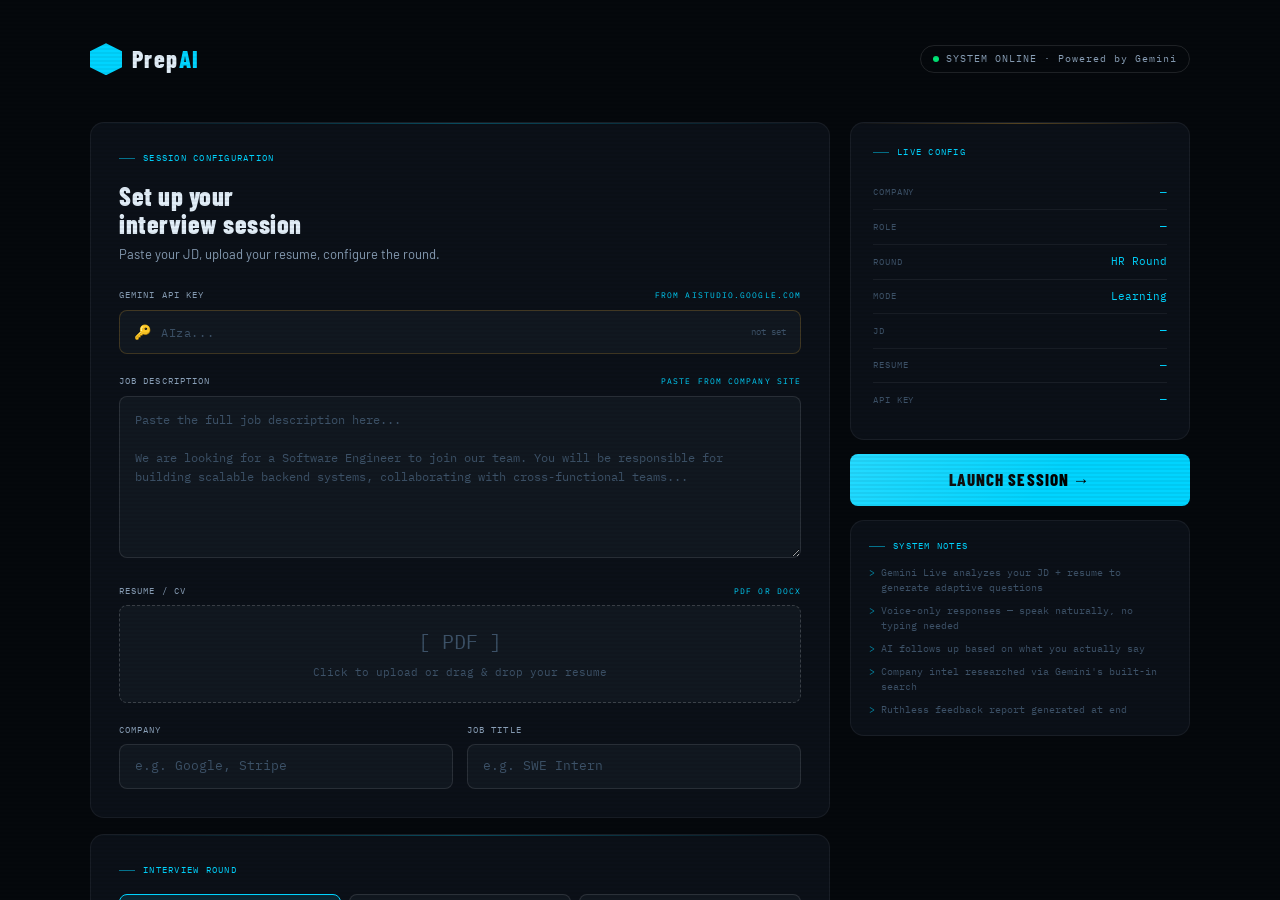
<file: prepai_v3.html>
<!DOCTYPE html>
<html lang="en">
<head>
<meta charset="UTF-8">
<meta name="viewport" content="width=device-width, initial-scale=1.0">
<title>PrepAI — Interview Simulator</title>
<link href="https://fonts.googleapis.com/css2?family=IBM+Plex+Mono:wght@300;400;500;600&family=Barlow:wght@300;400;500;600;700;800&family=Barlow+Condensed:wght@400;600;700;800&display=swap" rel="stylesheet">
<style>
*, *::before, *::after { box-sizing: border-box; margin: 0; padding: 0; }

:root {
  --bg:        #05080c;
  --bg2:       #0b1018;
  --bg3:       #111820;
  --bg4:       #192030;
  --bg5:       #1e2838;
  --line:      rgba(255,255,255,0.06);
  --line2:     rgba(255,255,255,0.11);
  --line3:     rgba(255,255,255,0.18);
  --cyan:      #00d4ff;
  --cyan-dim:  rgba(0,212,255,0.12);
  --cyan-glow: rgba(0,212,255,0.06);
  --amber:     #ffb830;
  --amber-dim: rgba(255,184,48,0.12);
  --green:     #00e676;
  --green-dim: rgba(0,230,118,0.10);
  --red:       #ff4444;
  --red-dim:   rgba(255,68,68,0.12);
  --text:      #e2eef8;
  --text2:     #8aa0b8;
  --text3:     #3d5268;
  --mono:      'IBM Plex Mono', monospace;
  --sans:      'Barlow', sans-serif;
  --cond:      'Barlow Condensed', sans-serif;
  --r:         8px;
  --r2:        14px;
}

html, body { width:100%; height:100%; overflow:hidden; }
body {
  background: var(--bg);
  color: var(--text);
  font-family: var(--sans);
  font-size: 15px;
  line-height: 1.6;
}

/* scanline */
body::after {
  content:''; position:fixed; inset:0;
  background: repeating-linear-gradient(0deg,transparent,transparent 2px,rgba(0,0,0,0.05) 2px,rgba(0,0,0,0.05) 4px);
  pointer-events:none; z-index:9999;
}
/* dot grid */
body::before {
  content:''; position:fixed; inset:0;
  background-image: radial-gradient(circle, rgba(0,212,255,0.05) 1px, transparent 1px);
  background-size: 28px 28px;
  pointer-events:none; z-index:0;
}

/* ══ SCREENS ══ */
.screen { display:none; position:fixed; inset:0; z-index:10; overflow-y:auto; overflow-x:hidden; }
.screen.active { display:flex; }

/* ══════════════════════════════════════
   SCREEN 1 — SETUP
══════════════════════════════════════ */
#s-setup {
  flex-direction:column; align-items:center;
  padding:40px 20px 80px; background:var(--bg);
}

.topbar { width:100%; max-width:1100px; display:flex; align-items:center; justify-content:space-between; margin-bottom:44px; }

.logo { display:flex; align-items:center; gap:10px; }
.logo-glyph {
  width:32px; height:32px; background:var(--cyan);
  clip-path:polygon(50% 0%,100% 25%,100% 75%,50% 100%,0% 75%,0% 25%);
  animation:hexpulse 3s ease-in-out infinite;
}
@keyframes hexpulse { 0%,100%{opacity:1;} 50%{opacity:0.5;} }

.logo-name { font-family:var(--cond); font-size:24px; font-weight:800; letter-spacing:0.06em; color:var(--text); }
.logo-name em { color:var(--cyan); font-style:normal; }

.sys-tag {
  font-family:var(--mono); font-size:10px; color:var(--text2);
  letter-spacing:0.1em; border:1px solid var(--line2); padding:5px 12px; border-radius:20px;
  display:flex; align-items:center; gap:7px;
}

.setup-grid { width:100%; max-width:1100px; display:grid; grid-template-columns:1fr 340px; gap:20px; align-items:start; }

.panel {
  background:var(--bg2); border:1px solid var(--line); border-radius:var(--r2);
  padding:28px; position:relative; overflow:hidden;
}
.panel::before {
  content:''; position:absolute; top:0; left:0; right:0; height:1px;
  background:linear-gradient(90deg,transparent,var(--cyan),transparent); opacity:0.3;
}

.panel-label {
  font-family:var(--mono); font-size:9px; letter-spacing:0.14em; text-transform:uppercase;
  color:var(--cyan); margin-bottom:16px; display:flex; align-items:center; gap:8px;
}
.panel-label::before { content:''; width:16px; height:1px; background:var(--cyan); opacity:0.5; }

.panel-title { font-family:var(--cond); font-size:26px; font-weight:800; letter-spacing:0.02em; color:var(--text); margin-bottom:6px; line-height:1.1; }
.panel-sub { font-size:13px; color:var(--text2); margin-bottom:24px; line-height:1.5; }

.field { margin-bottom:20px; }
.field-lbl {
  font-family:var(--mono); font-size:9px; letter-spacing:0.12em; text-transform:uppercase;
  color:var(--text2); margin-bottom:7px; display:flex; align-items:center; justify-content:space-between;
}
.field-lbl span { color:var(--cyan); font-size:8px; }

textarea.field-input, input.field-input {
  width:100%; background:var(--bg3); border:1px solid var(--line2); border-radius:var(--r);
  padding:13px 15px; color:var(--text); font-family:var(--mono); font-size:12px; line-height:1.6;
  outline:none; transition:border-color 0.2s, box-shadow 0.2s;
}
textarea.field-input { resize:vertical; min-height:130px; }
textarea.field-input:focus, input.field-input:focus { border-color:var(--cyan); box-shadow:0 0 0 3px var(--cyan-dim); }
textarea.field-input::placeholder, input.field-input::placeholder { color:var(--text3); }
input.field-input { padding:11px 15px; font-size:13px; }

/* API key row */
.apikey-row {
  display:flex; align-items:center; gap:10px; background:var(--bg3);
  border:1px solid rgba(255,184,48,0.2); border-radius:var(--r); padding:10px 14px; margin-bottom:20px;
}
.apikey-icon { font-size:14px; }
.apikey-input {
  flex:1; background:transparent; border:none; outline:none;
  color:var(--amber); font-family:var(--mono); font-size:12px; letter-spacing:0.05em;
}
.apikey-input::placeholder { color:var(--text3); }
.apikey-status { font-family:var(--mono); font-size:9px; color:var(--text3); white-space:nowrap; }
.apikey-status.ok { color:var(--green); }

.file-drop {
  border:1px dashed var(--line3); border-radius:var(--r); padding:20px; text-align:center;
  cursor:pointer; transition:all 0.2s; background:var(--bg3); position:relative;
}
.file-drop:hover { border-color:var(--cyan); background:var(--cyan-glow); }
.file-drop.uploaded { border-color:var(--green); border-style:solid; }
.file-drop input[type=file] { position:absolute; inset:0; opacity:0; cursor:pointer; width:100%; height:100%; }
.file-drop-icon { font-family:var(--mono); font-size:20px; color:var(--text3); margin-bottom:6px; }
.file-drop.uploaded .file-drop-icon { color:var(--green); }
.file-drop-text { font-family:var(--mono); font-size:11px; color:var(--text3); }
.file-drop.uploaded .file-drop-text { color:var(--green); }

.tworow { display:grid; grid-template-columns:1fr 1fr; gap:14px; }
.divider { height:1px; background:var(--line); margin:22px 0; }

.round-tabs { display:flex; gap:8px; flex-wrap:wrap; }
.rtab {
  flex:1; min-width:120px; border:1px solid var(--line2); border-radius:var(--r);
  padding:13px 14px; cursor:pointer; background:var(--bg3); transition:all 0.2s; text-align:left;
}
.rtab:hover { border-color:var(--line3); }
.rtab.active { border-color:var(--cyan); background:var(--cyan-dim); }
.rtab-tag { font-family:var(--mono); font-size:8px; letter-spacing:0.12em; text-transform:uppercase; color:var(--text3); margin-bottom:6px; }
.rtab.active .rtab-tag { color:var(--cyan); }
.rtab-name { font-family:var(--cond); font-size:15px; font-weight:700; color:var(--text); margin-bottom:2px; }
.rtab-desc { font-size:11px; color:var(--text3); line-height:1.4; }

.mode-grid { display:grid; grid-template-columns:1fr 1fr; gap:10px; }
.mcard { border:1px solid var(--line2); border-radius:var(--r); padding:16px; cursor:pointer; background:var(--bg3); transition:all 0.2s; }
.mcard:hover { border-color:var(--line3); }
.mcard.active { border-color:var(--amber); background:var(--amber-dim); }
.mcard-name { font-family:var(--cond); font-weight:700; font-size:14px; color:var(--text); margin-bottom:4px; }
.mcard.active .mcard-name { color:var(--amber); }
.mcard-desc { font-size:11px; color:var(--text3); line-height:1.45; }

.side-panel { display:flex; flex-direction:column; gap:14px; }
.config-display {
  background:var(--bg2); border:1px solid var(--line); border-radius:var(--r2); padding:22px;
  position:relative; overflow:hidden;
}
.config-display::before {
  content:''; position:absolute; top:0; left:0; right:0; height:1px;
  background:linear-gradient(90deg,transparent,var(--amber),transparent); opacity:0.3;
}
.config-row { display:flex; justify-content:space-between; align-items:center; padding:8px 0; border-bottom:1px solid var(--line); }
.config-row:last-child { border-bottom:none; }
.config-key { font-family:var(--mono); font-size:9px; color:var(--text3); text-transform:uppercase; letter-spacing:0.1em; }
.config-val { font-family:var(--mono); font-size:11px; color:var(--cyan); }

.status-dot { display:inline-block; width:6px; height:6px; border-radius:50%; background:var(--green); animation:blink 2s infinite; }
@keyframes blink { 0%,100%{opacity:1;} 50%{opacity:0.3;} }

.btn-launch {
  width:100%; background:var(--cyan); color:#000; border:none; border-radius:var(--r);
  padding:15px 20px; font-family:var(--cond); font-size:17px; font-weight:800; letter-spacing:0.06em;
  cursor:pointer; transition:all 0.2s; text-transform:uppercase; position:relative; overflow:hidden;
}
.btn-launch::after { content:''; position:absolute; inset:0; background:linear-gradient(135deg,rgba(255,255,255,0.15) 0%,transparent 60%); pointer-events:none; }
.btn-launch:hover { transform:translateY(-1px); box-shadow:0 6px 24px rgba(0,212,255,0.35); }
.btn-launch:active { transform:translateY(0); }
.btn-launch:disabled { opacity:0.3; cursor:not-allowed; transform:none; box-shadow:none; }

.hint-box { background:var(--bg2); border:1px solid var(--line); border-radius:var(--r2); padding:18px; }
.hint-list { list-style:none; display:flex; flex-direction:column; gap:8px; }
.hint-list li { font-family:var(--mono); font-size:10px; color:var(--text3); padding-left:12px; position:relative; line-height:1.5; }
.hint-list li::before { content:'>'; position:absolute; left:0; color:var(--cyan); opacity:0.6; }

/* ══════════════════════════════════════
   SCREEN 2 — LOBBY
══════════════════════════════════════ */
#s-lobby {
  flex-direction:column; align-items:center; justify-content:center;
  background:var(--bg); padding:20px; gap:0;
}
.lobby-wrap { width:100%; max-width:880px; display:grid; grid-template-columns:1fr 320px; gap:20px; align-items:center; }

.lobby-preview {
  background:var(--bg2); border:1px solid var(--line); border-radius:var(--r2);
  aspect-ratio:16/9; position:relative; overflow:hidden; display:flex; align-items:center; justify-content:center;
}
#lobby-video { width:100%; height:100%; object-fit:cover; transform:scaleX(-1); display:none; }
.lobby-video-off { display:flex; flex-direction:column; align-items:center; gap:10px; }
.lobby-avatar-ring {
  width:72px; height:72px; border-radius:50%; background:var(--bg3); border:2px solid var(--line3);
  display:flex; align-items:center; justify-content:center;
  font-family:var(--cond); font-size:28px; font-weight:700; color:var(--text2);
}
.lobby-video-off p { font-family:var(--mono); font-size:11px; color:var(--text3); }

.mic-level-wrap { position:absolute; bottom:14px; left:14px; display:flex; align-items:flex-end; gap:3px; height:22px; }
.mic-bar { width:4px; background:var(--cyan); border-radius:2px; transition:height 0.1s; min-height:4px; }

.lobby-name-tag {
  position:absolute; bottom:14px; right:14px; background:rgba(0,0,0,0.6);
  border:1px solid var(--line2); border-radius:6px; padding:4px 10px;
  font-family:var(--mono); font-size:10px; color:var(--text2);
}
.lobby-ctrl-row {
  position:absolute; bottom:-1px; left:0; right:0;
  background:linear-gradient(transparent,rgba(5,8,12,0.9));
  padding:16px; display:flex; justify-content:center; gap:10px;
}
.ctrl-btn {
  width:42px; height:42px; border-radius:50%; border:1px solid var(--line3); background:var(--bg3);
  cursor:pointer; display:flex; align-items:center; justify-content:center; transition:all 0.2s; color:var(--text2);
}
.ctrl-btn:hover { background:var(--bg4); color:var(--text); }
.ctrl-btn.off { background:var(--red-dim); border-color:var(--red); color:var(--red); }
.ctrl-btn svg { width:18px; height:18px; }

.lobby-side { display:flex; flex-direction:column; gap:16px; }
.lobby-heading { font-family:var(--cond); font-size:28px; font-weight:800; line-height:1.1; color:var(--text); }
.lobby-heading em { color:var(--cyan); font-style:normal; }
.lobby-meta { font-family:var(--mono); font-size:10px; color:var(--text3); line-height:1.8; }
.lobby-meta strong { color:var(--text2); font-weight:400; }

.device-row { display:flex; flex-direction:column; gap:8px; }
.device-item { display:flex; align-items:center; gap:10px; background:var(--bg3); border:1px solid var(--line); border-radius:var(--r); padding:10px 14px; }
.device-icon { color:var(--text3); width:16px; height:16px; }
.device-label { font-family:var(--mono); font-size:10px; color:var(--text2); flex:1; }
.device-status { width:7px; height:7px; border-radius:50%; background:var(--text3); }
.device-status.ok { background:var(--green); }
.device-status.err { background:var(--red); }

.video-q-box { background:var(--bg2); border:1px solid var(--line); border-radius:var(--r2); padding:18px; }
.video-q-label { font-family:var(--mono); font-size:9px; letter-spacing:0.12em; text-transform:uppercase; color:var(--text3); margin-bottom:10px; }
.video-q-options { display:grid; grid-template-columns:1fr 1fr; gap:8px; }
.vq-opt {
  border:1px solid var(--line2); border-radius:var(--r); padding:12px; cursor:pointer;
  background:var(--bg3); text-align:center; transition:all 0.2s; font-family:var(--mono); font-size:11px; color:var(--text2);
}
.vq-opt:hover { border-color:var(--line3); color:var(--text); }
.vq-opt.sel { border-color:var(--cyan); background:var(--cyan-dim); color:var(--cyan); }
.vq-opt .vq-icon { font-size:18px; display:block; margin-bottom:5px; }

.btn-join {
  width:100%; background:var(--cyan); color:#000; border:none; border-radius:var(--r);
  padding:14px; font-family:var(--cond); font-size:16px; font-weight:800; letter-spacing:0.06em;
  text-transform:uppercase; cursor:pointer; transition:all 0.2s;
}
.btn-join:hover { box-shadow:0 4px 20px rgba(0,212,255,0.3); transform:translateY(-1px); }
.btn-back {
  width:100%; background:transparent; color:var(--text3); border:1px solid var(--line); border-radius:var(--r);
  padding:10px; font-family:var(--mono); font-size:11px; cursor:pointer; transition:all 0.2s; text-align:center;
}
.btn-back:hover { color:var(--text2); border-color:var(--line2); }

/* ══════════════════════════════════════
   SCREEN 3 — INTERVIEW (ZOOM DARK ROOM)
══════════════════════════════════════ */
#s-interview { flex-direction:row; background:var(--bg); height:100vh; }

/* left sidebar */
.iv-side {
  width:220px; min-width:220px; background:var(--bg2); border-right:1px solid var(--line);
  display:flex; flex-direction:column; overflow:hidden;
}
.iv-side-top { padding:16px 14px 12px; border-bottom:1px solid var(--line); }
.iv-logo-sm { font-family:var(--cond); font-size:15px; font-weight:800; letter-spacing:0.05em; color:var(--cyan); margin-bottom:10px; }
.iv-session-info { font-family:var(--mono); font-size:9px; color:var(--text3); line-height:1.9; }
.iv-session-info b { color:var(--text2); font-weight:400; }

.iv-progress-block { padding:12px 14px; border-bottom:1px solid var(--line); }
.iv-prog-label { font-family:var(--mono); font-size:8px; letter-spacing:0.12em; text-transform:uppercase; color:var(--text3); margin-bottom:8px; display:flex; justify-content:space-between; }
.iv-prog-label span { color:var(--cyan); }
.pbar { height:2px; background:var(--bg4); border-radius:1px; overflow:hidden; }
.pbar-fill { height:100%; background:var(--cyan); border-radius:1px; transition:width 0.5s ease; box-shadow:0 0 8px var(--cyan); }

.iv-q-list { flex:1; overflow-y:auto; padding:10px 6px; }
.iv-q-list::-webkit-scrollbar { width:3px; }
.iv-q-list::-webkit-scrollbar-thumb { background:var(--bg4); }

.qitem { display:flex; align-items:flex-start; gap:8px; padding:7px 8px; border-radius:6px; cursor:pointer; transition:background 0.15s; }
.qitem:hover { background:var(--bg3); }
.qitem.current { background:var(--bg4); }
.qitem-num { font-family:var(--mono); font-size:9px; color:var(--text3); min-width:18px; padding-top:1px; }
.qitem.current .qitem-num { color:var(--cyan); }
.qitem-text { font-size:11px; color:var(--text3); line-height:1.4; flex:1; }
.qitem.current .qitem-text { color:var(--text2); }
.qitem-dot { width:6px; height:6px; border-radius:50%; background:var(--text3); margin-top:3px; flex-shrink:0; }
.qitem-dot.good { background:var(--green); box-shadow:0 0 5px var(--green); }
.qitem-dot.ok   { background:var(--amber); box-shadow:0 0 5px var(--amber); }
.qitem-dot.bad  { background:var(--red); }
.qitem-dot.live { background:var(--cyan); box-shadow:0 0 5px var(--cyan); animation:blink 1s infinite; }

.iv-side-bottom { padding:12px 14px; border-top:1px solid var(--line); }
.iv-timer-display { font-family:var(--mono); font-size:22px; letter-spacing:0.05em; color:var(--text); text-align:center; margin-bottom:8px; }
.iv-timer-display.warn { color:var(--red); }
.iv-end-btn {
  width:100%; background:var(--red-dim); border:1px solid rgba(255,68,68,0.3); border-radius:var(--r);
  padding:8px; font-family:var(--mono); font-size:10px; color:var(--red); cursor:pointer; transition:all 0.2s;
  letter-spacing:0.08em; text-transform:uppercase;
}
.iv-end-btn:hover { background:rgba(255,68,68,0.2); }

/* MAIN INTERVIEW AREA */
.iv-main { flex:1; display:flex; flex-direction:column; overflow:hidden; position:relative; background:#060a10; }

/* top bar */
.iv-topbar {
  height:50px; border-bottom:1px solid var(--line); display:flex; align-items:center;
  justify-content:space-between; padding:0 20px; background:rgba(6,10,16,0.95); flex-shrink:0;
  backdrop-filter:blur(10px);
}
.iv-round-tag { font-family:var(--mono); font-size:9px; letter-spacing:0.12em; text-transform:uppercase; border:1px solid var(--cyan); color:var(--cyan); padding:3px 10px; border-radius:20px; }
.iv-mode-tag  { font-family:var(--mono); font-size:9px; letter-spacing:0.1em; text-transform:uppercase; border:1px solid var(--amber); color:var(--amber); padding:3px 10px; border-radius:20px; }
.live-indicator { display:flex; align-items:center; gap:6px; font-family:var(--mono); font-size:9px; color:var(--red); letter-spacing:0.12em; }
.live-dot { width:6px; height:6px; border-radius:50%; background:var(--red); animation:blink 1s infinite; }

/* ─── ZOOM DARK ROOM CENTER ─── */
.iv-center { flex:1; display:flex; flex-direction:column; overflow:hidden; position:relative; }

.interviewer-panel {
  flex:1; display:flex; flex-direction:column; align-items:center; justify-content:center;
  padding:32px; position:relative; overflow:hidden;
  background:radial-gradient(ellipse at center, #0c1420 0%, #060a10 70%);
}

/* corner brackets */
.interviewer-panel::before, .interviewer-panel::after {
  content:''; position:absolute; width:48px; height:48px; border-color:rgba(0,212,255,0.15); border-style:solid;
}
.interviewer-panel::before { top:20px; left:20px; border-width:1px 0 0 1px; }
.interviewer-panel::after  { bottom:20px; right:20px; border-width:0 1px 1px 0; }

/* ai avatar - larger, more dramatic */
.ai-identity { display:flex; flex-direction:column; align-items:center; gap:10px; margin-bottom:32px; }

.ai-avatar-wrap { position:relative; width:100px; height:100px; display:flex; align-items:center; justify-content:center; }

.ai-avatar-outer {
  position:absolute; inset:0; border-radius:50%;
  border:1px solid rgba(0,212,255,0.2);
  animation:ring-spin 8s linear infinite;
}
.ai-avatar-outer::before {
  content:''; position:absolute; top:-1px; left:50%; transform:translateX(-50%);
  width:4px; height:4px; background:var(--cyan); border-radius:50%;
}

.ai-avatar-mid {
  position:absolute; inset:8px; border-radius:50%;
  border:1px solid rgba(0,212,255,0.12);
  animation:ring-spin 5s linear infinite reverse;
}

.ai-avatar-inner {
  width:72px; height:72px; border-radius:50%; background:var(--bg3);
  border:1px solid rgba(0,212,255,0.3); display:flex; align-items:center; justify-content:center;
  position:relative; z-index:1;
  box-shadow: 0 0 30px rgba(0,212,255,0.08), inset 0 0 20px rgba(0,212,255,0.04);
}

@keyframes ring-spin { from{transform:rotate(0deg);} to{transform:rotate(360deg);} }

.ai-avatar-letter { font-family:var(--cond); font-size:30px; font-weight:700; color:var(--cyan); }

.ai-name { font-family:var(--cond); font-size:16px; font-weight:700; letter-spacing:0.06em; color:var(--text2); text-transform:uppercase; }
.ai-title { font-family:var(--mono); font-size:9px; color:var(--text3); letter-spacing:0.1em; text-transform:uppercase; }

/* speaking indicator on avatar */
.ai-speaking-ring {
  position:absolute; inset:-8px; border-radius:50%;
  border:2px solid var(--cyan); opacity:0; transition:opacity 0.3s;
  box-shadow:0 0 20px rgba(0,212,255,0.4);
  animation:pulse-ring 1.5s ease-in-out infinite;
}
.ai-speaking .ai-speaking-ring { opacity:1; }
@keyframes pulse-ring { 0%,100%{transform:scale(1);opacity:0.8;} 50%{transform:scale(1.06);opacity:0.4;} }

/* question display */
.question-display { max-width:660px; width:100%; text-align:center; }

.q-number-tag {
  font-family:var(--mono); font-size:9px; letter-spacing:0.14em; text-transform:uppercase;
  color:var(--text3); margin-bottom:16px; display:flex; align-items:center; justify-content:center; gap:8px;
}
.q-number-tag::before, .q-number-tag::after { content:''; width:30px; height:1px; background:var(--line3); }

.question-text {
  font-family:var(--cond); font-size:30px; font-weight:600; line-height:1.25; color:var(--text);
  letter-spacing:0.01em; min-height:80px; transition:opacity 0.4s;
}
.question-text.hidden { opacity:0; }

/* waveform — below question, represents AI speaking */
.speaking-bar { display:flex; align-items:center; justify-content:center; gap:4px; margin-top:22px; height:28px; }
.sbar { width:3px; background:var(--cyan); border-radius:2px; opacity:0.25; height:6px; }
.speaking-bar.active .sbar { animation:swave 0.9s ease-in-out infinite; opacity:1; }
.sbar:nth-child(1){animation-delay:0.00s;} .sbar:nth-child(2){animation-delay:0.07s;}
.sbar:nth-child(3){animation-delay:0.14s;} .sbar:nth-child(4){animation-delay:0.21s;}
.sbar:nth-child(5){animation-delay:0.28s;} .sbar:nth-child(6){animation-delay:0.21s;}
.sbar:nth-child(7){animation-delay:0.14s;} .sbar:nth-child(8){animation-delay:0.07s;}
.sbar:nth-child(9){animation-delay:0.00s;}
@keyframes swave { 0%,100%{transform:scaleY(0.35);} 50%{transform:scaleY(1.2);} }

/* status label under waveform */
.ai-status-label {
  font-family:var(--mono); font-size:9px; letter-spacing:0.1em; text-transform:uppercase;
  color:var(--text3); margin-top:10px; min-height:14px; text-align:center;
}

/* INLINE FEEDBACK (learning mode) */
.feedback-strip {
  border-top:1px solid var(--line); padding:16px 24px; background:var(--bg2);
  display:none; flex-direction:column; gap:8px; flex-shrink:0; max-height:170px; overflow-y:auto;
}
.feedback-strip.visible { display:flex; }
.fb-strip-label { font-family:var(--mono); font-size:8px; letter-spacing:0.14em; text-transform:uppercase; color:var(--amber); margin-bottom:4px; }
.fb-chips { display:flex; gap:8px; flex-wrap:wrap; }
.fb-chip { font-family:var(--mono); font-size:10px; padding:4px 10px; border-radius:20px; border:1px solid; }
.fb-chip.g { border-color:var(--green); color:var(--green); }
.fb-chip.a { border-color:var(--amber); color:var(--amber); }
.fb-chip.r { border-color:var(--red);   color:var(--red); }
.fb-detail { font-size:12px; color:var(--text2); line-height:1.55; }

/* ─── ZOOM BOTTOM BAR ─── */
.zoom-bar {
  height:82px; flex-shrink:0;
  background:rgba(4,7,11,0.97);
  border-top:1px solid rgba(255,255,255,0.07);
  display:flex; align-items:center; justify-content:space-between;
  padding:0 24px;
  backdrop-filter:blur(20px);
  position:relative; z-index:10;
}

.zoom-bar-left  { min-width:180px; }
.zoom-bar-right { min-width:180px; display:flex; justify-content:flex-end; }
.zoom-bar-center { display:flex; align-items:center; gap:20px; }

.zoom-status-pill {
  display:flex; align-items:center; gap:8px;
  background:rgba(255,255,255,0.04); border:1px solid rgba(255,255,255,0.07);
  border-radius:20px; padding:6px 14px;
  font-family:var(--mono); font-size:10px; color:var(--text3); letter-spacing:0.05em;
}
.zoom-status-dot {
  width:7px; height:7px; border-radius:50%; background:var(--text3); flex-shrink:0;
}
.zoom-status-dot.ready  { background:var(--green); box-shadow:0 0 6px var(--green); animation:blink 2s infinite; }
.zoom-status-dot.live   { background:var(--cyan);  box-shadow:0 0 8px var(--cyan);  animation:blink 0.8s infinite; }
.zoom-status-dot.think  { background:var(--amber); box-shadow:0 0 6px var(--amber); }

.zoom-ctrl-group { display:flex; flex-direction:column; align-items:center; gap:5px; }

.zoom-ctrl-btn {
  width:46px; height:46px; border-radius:50%; border:1px solid rgba(255,255,255,0.12);
  background:rgba(255,255,255,0.06); cursor:pointer; display:flex; align-items:center; justify-content:center;
  transition:all 0.2s; color:var(--text2);
}
.zoom-ctrl-btn:hover { background:rgba(255,255,255,0.12); color:var(--text); border-color:rgba(255,255,255,0.2); }
.zoom-ctrl-btn.muted { background:var(--red-dim); border-color:rgba(255,68,68,0.4); color:var(--red); }
.zoom-ctrl-btn svg { width:18px; height:18px; }

/* THE BIG SPEAK BUTTON — center of bar */
.zoom-speak-btn {
  width:62px; height:62px; border-radius:50%;
  border:2px solid rgba(0,212,255,0.4);
  background:rgba(0,212,255,0.1);
  cursor:pointer; display:flex; align-items:center; justify-content:center;
  transition:all 0.25s; color:var(--cyan); position:relative;
}
.zoom-speak-btn:hover {
  background:rgba(0,212,255,0.18); border-color:var(--cyan);
  box-shadow:0 0 20px rgba(0,212,255,0.2);
}
.zoom-speak-btn.listening {
  background:rgba(0,212,255,0.2); border-color:var(--cyan);
  box-shadow:0 0 0 0 rgba(0,212,255,0.4);
  animation:speak-pulse 1.4s ease-in-out infinite;
  color:#fff;
}
.zoom-speak-btn.disabled-state { opacity:0.25; cursor:not-allowed; }
.zoom-speak-btn svg { width:26px; height:26px; }
@keyframes speak-pulse {
  0%   { box-shadow:0 0 0 0 rgba(0,212,255,0.5); }
  70%  { box-shadow:0 0 0 14px rgba(0,212,255,0); }
  100% { box-shadow:0 0 0 0 rgba(0,212,255,0); }
}

/* submit — glows green when answer is ready */
.zoom-submit-btn         { background:rgba(0,230,118,0.06); border-color:rgba(0,230,118,0.15); color:var(--text3); }
.zoom-submit-btn.ready   { background:rgba(0,230,118,0.12); border-color:rgba(0,230,118,0.4); color:var(--green); }
.zoom-submit-btn:disabled { opacity:0.2; cursor:not-allowed; }

.zoom-end-btn {
  width:46px; height:46px; border-radius:50%; border:none;
  background:var(--red); cursor:pointer; display:flex; align-items:center; justify-content:center;
  transition:all 0.2s; color:#fff;
}
.zoom-end-btn:hover { background:#ff2222; box-shadow:0 0 16px rgba(255,68,68,0.4); transform:scale(1.05); }
.zoom-end-btn svg { width:18px; height:18px; }

.zoom-ctrl-label {
  font-family:var(--mono); font-size:9px; color:var(--text3); letter-spacing:0.08em;
  text-align:center; white-space:nowrap;
}

/* TRANSCRIPT BAR — floats above the zoom bar when speaking */
.transcript-bar {
  position:absolute; bottom:82px; left:0; right:0;
  background:rgba(4,7,11,0.9); border-top:1px solid rgba(255,255,255,0.06);
  padding:10px 24px; transform:translateY(100%); opacity:0;
  transition:transform 0.25s ease, opacity 0.25s ease;
  backdrop-filter:blur(10px); z-index:9;
}
.transcript-bar.visible { transform:translateY(0); opacity:1; }

.transcript-bar-inner { display:flex; align-items:center; gap:12px; }

.transcript-bar-wave { display:flex; align-items:center; gap:2px; height:20px; flex-shrink:0; }
.twbar { width:2px; background:var(--cyan); border-radius:1px; height:4px; }
.transcript-bar.listening .twbar { animation:twav 0.8s ease-in-out infinite; }
.twbar:nth-child(2){animation-delay:0.1s;} .twbar:nth-child(3){animation-delay:0.2s;}
.twbar:nth-child(4){animation-delay:0.3s;} .twbar:nth-child(5){animation-delay:0.2s;}
.twbar:nth-child(6){animation-delay:0.1s;} .twbar:nth-child(7){animation-delay:0.0s;}
@keyframes twav { 0%,100%{height:4px;} 50%{height:18px;} }

.transcript-bar-text {
  font-family:var(--mono); font-size:12px; color:var(--text2); flex:1; line-height:1.4;
}
.transcript-bar-text.placeholder { color:var(--text3); }

/* self-tile CSS is inline on the element */

/* mic status indicator */
.mic-status-iv {
  position:absolute; top:10px; right:12px; display:flex; align-items:center; gap:5px;
  background:rgba(0,0,0,0.5); border:1px solid var(--line2); border-radius:20px; padding:4px 10px;
  font-family:var(--mono); font-size:9px; color:var(--text3);
}
.mic-status-iv.active { color:var(--green); border-color:rgba(0,230,118,0.2); }

/* ══════════════════════════════════════
   SCREEN 4 — FEEDBACK
══════════════════════════════════════ */
#s-feedback { flex-direction:column; align-items:center; padding:40px 20px 80px; overflow-y:auto; background:var(--bg); }
#s-feedback::-webkit-scrollbar { width:4px; }
#s-feedback::-webkit-scrollbar-thumb { background:var(--bg4); }

.fb-container { width:100%; max-width:920px; }
.fb-top { display:flex; justify-content:space-between; align-items:flex-start; margin-bottom:32px; flex-wrap:wrap; gap:16px; }
.fb-eyebrow { font-family:var(--mono); font-size:9px; letter-spacing:0.14em; text-transform:uppercase; color:var(--cyan); margin-bottom:6px; }
.fb-main-title { font-family:var(--cond); font-size:38px; font-weight:800; line-height:1.0; letter-spacing:0.01em; color:var(--text); }
.fb-tags { display:flex; gap:6px; margin-top:10px; flex-wrap:wrap; }
.fb-tag { font-family:var(--mono); font-size:9px; padding:3px 9px; border-radius:12px; border:1px solid var(--line2); color:var(--text3); }
.fb-score-block { text-align:right; }
.fb-score-num { font-family:var(--cond); font-size:72px; font-weight:800; line-height:1; color:var(--cyan); }
.fb-score-sub { font-family:var(--mono); font-size:9px; color:var(--text3); letter-spacing:0.1em; text-transform:uppercase; }

.verdict-bar { display:flex; align-items:center; gap:10px; padding:12px 16px; border-radius:var(--r); margin-bottom:28px; font-family:var(--mono); font-size:11px; }
.verdict-bar.v-strong { background:var(--green-dim); border:1px solid rgba(0,230,118,0.2); color:var(--green); }
.verdict-bar.v-mid    { background:var(--amber-dim);  border:1px solid rgba(255,184,48,0.2); color:var(--amber); }
.verdict-bar.v-weak   { background:var(--red-dim);    border:1px solid rgba(255,68,68,0.2);  color:var(--red); }

.fb-cats { display:grid; grid-template-columns:repeat(2,1fr); gap:14px; margin-bottom:28px; }
.fb-cat { background:var(--bg2); border:1px solid var(--line); border-radius:var(--r2); padding:20px; position:relative; overflow:hidden; }
.fb-cat::before { content:''; position:absolute; top:0; left:0; right:0; height:1px; background:linear-gradient(90deg,transparent,var(--cyan),transparent); opacity:0.2; }
.fb-cat-head { display:flex; justify-content:space-between; align-items:center; margin-bottom:12px; }
.fb-cat-name { font-family:var(--cond); font-size:14px; font-weight:700; letter-spacing:0.03em; color:var(--text); }
.fb-cat-score { font-family:var(--mono); font-size:18px; font-weight:500; }
.fb-cat-score.sc-hi { color:var(--green); } .fb-cat-score.sc-md { color:var(--amber); } .fb-cat-score.sc-lo { color:var(--red); }
.fb-cat-bar { height:2px; background:var(--bg4); border-radius:1px; overflow:hidden; margin-bottom:12px; }
.fb-cat-fill { height:100%; border-radius:1px; }
.fb-cat-fill.sc-hi { background:var(--green); box-shadow:0 0 6px var(--green); } .fb-cat-fill.sc-md { background:var(--amber); } .fb-cat-fill.sc-lo { background:var(--red); }
.fb-cat-notes { font-size:12px; color:var(--text2); line-height:1.55; }

.fb-section-head { font-family:var(--cond); font-size:20px; font-weight:700; letter-spacing:0.02em; margin-bottom:14px; margin-top:28px; color:var(--text); }
.fb-qitem { background:var(--bg2); border:1px solid var(--line); border-radius:var(--r2); margin-bottom:10px; overflow:hidden; transition:border-color 0.2s; }
.fb-qitem:hover { border-color:var(--line2); }
.fb-qitem-hd { display:flex; align-items:flex-start; gap:12px; padding:16px 18px; cursor:pointer; user-select:none; }
.fb-qnum { font-family:var(--mono); font-size:9px; color:var(--text3); min-width:22px; padding-top:2px; }
.fb-qtext { flex:1; font-size:13px; color:var(--text); line-height:1.45; }
.fb-qscore { font-family:var(--mono); font-size:11px; padding:2px 9px; border-radius:10px; border:1px solid; flex-shrink:0; }
.fb-qscore.sc-hi { border-color:var(--green); color:var(--green); } .fb-qscore.sc-md { border-color:var(--amber); color:var(--amber); } .fb-qscore.sc-lo { border-color:var(--red); color:var(--red); }
.fb-qitem-body { display:none; border-top:1px solid var(--line); padding:16px 18px; background:var(--bg); }
.fb-qitem-body.open { display:block; }
.fb-qans { font-family:var(--mono); font-size:11px; color:var(--text3); font-style:italic; margin-bottom:12px; padding-bottom:12px; border-bottom:1px solid var(--line); line-height:1.55; }
.fb-qverdict { font-size:12px; color:var(--text2); line-height:1.6; }

.fb-strengthen { background:var(--bg2); border:1px solid rgba(255,184,48,0.2); border-radius:var(--r2); padding:24px; margin-top:24px; position:relative; overflow:hidden; }
.fb-strengthen::before { content:''; position:absolute; top:0; left:0; right:0; height:1px; background:linear-gradient(90deg,transparent,var(--amber),transparent); opacity:0.4; }
.fb-str-title { font-family:var(--cond); font-size:16px; font-weight:700; color:var(--amber); margin-bottom:14px; letter-spacing:0.03em; }
.str-items { display:flex; flex-direction:column; gap:7px; }
.str-item { display:flex; align-items:flex-start; gap:10px; font-size:13px; color:var(--text); }
.str-item::before { content:'//'; font-family:var(--mono); font-size:10px; color:var(--amber); opacity:0.6; padding-top:2px; flex-shrink:0; }

.fb-actions { display:flex; gap:10px; margin-top:32px; flex-wrap:wrap; }
.btn-sec { flex:1; background:var(--bg2); border:1px solid var(--line2); border-radius:var(--r); padding:12px; color:var(--text2); font-family:var(--cond); font-size:13px; font-weight:700; letter-spacing:0.04em; text-transform:uppercase; cursor:pointer; transition:all 0.2s; min-width:140px; text-align:center; }
.btn-sec:hover { border-color:var(--line3); color:var(--text); }
.btn-pri { flex:2; background:var(--cyan); border:none; border-radius:var(--r); padding:12px; color:#000; font-family:var(--cond); font-size:14px; font-weight:800; letter-spacing:0.06em; text-transform:uppercase; cursor:pointer; transition:all 0.2s; min-width:180px; }
.btn-pri:hover { box-shadow:0 4px 18px rgba(0,212,255,0.3); transform:translateY(-1px); }

/* LOADING OVERLAY */
#overlay { position:fixed; inset:0; background:rgba(5,8,12,0.96); z-index:1000; display:none; flex-direction:column; align-items:center; justify-content:center; gap:18px; }
#overlay.show { display:flex; }
.ov-spinner { width:48px; height:48px; border:2px solid var(--line2); border-top-color:var(--cyan); border-radius:50%; animation:spin 0.9s linear infinite; }
@keyframes spin { to{transform:rotate(360deg);} }
.ov-text { font-family:var(--mono); font-size:11px; color:var(--text3); text-align:center; line-height:1.8; letter-spacing:0.05em; }

.scroll-y { overflow-y:auto; }
.scroll-y::-webkit-scrollbar { width:3px; }
.scroll-y::-webkit-scrollbar-thumb { background:var(--bg4); }

/* Gemini typing indicator */
.gemini-thinking {
  display:flex; align-items:center; gap:6px;
  font-family:var(--mono); font-size:10px; color:var(--cyan); opacity:0;
  transition:opacity 0.3s; margin-top:8px;
}
.gemini-thinking.show { opacity:1; }
.gthink-dot { width:5px; height:5px; border-radius:50%; background:var(--cyan); animation:gthink 1.2s ease-in-out infinite; }
.gthink-dot:nth-child(2){animation-delay:0.2s;} .gthink-dot:nth-child(3){animation-delay:0.4s;}
@keyframes gthink { 0%,80%,100%{transform:scale(0.5);opacity:0.3;} 40%{transform:scale(1);opacity:1;} }

/* toast */
.toast {
  position:fixed; bottom:20px; left:50%; transform:translateX(-50%) translateY(80px);
  background:var(--bg3); border:1px solid var(--line2); border-radius:var(--r);
  padding:10px 20px; font-family:var(--mono); font-size:11px; color:var(--text2);
  z-index:5000; transition:transform 0.3s; white-space:nowrap;
}
.toast.show { transform:translateX(-50%) translateY(0); }
</style>
</head>
<body>

<!-- LOADING OVERLAY -->
<div id="overlay">
  <div class="ov-spinner"></div>
  <div class="ov-text" id="ov-text">Initializing...</div>
</div>

<div class="toast" id="toast"></div>

<!-- Self-view tile — shown inside interview layout when user picks "show my video" -->
<div id="self-tile" style="display:none;position:fixed;bottom:90px;right:20px;width:220px;z-index:300;border-radius:14px;overflow:hidden;border:2px solid rgba(0,212,255,0.25);box-shadow:0 8px 40px rgba(0,0,0,0.7);background:#060a10;">
  <video id="self-video" autoplay muted playsinline style="width:100%;display:block;aspect-ratio:16/9;object-fit:cover;transform:scaleX(-1);"></video>
  <div style="position:absolute;bottom:0;left:0;right:0;padding:6px 10px;background:linear-gradient(transparent,rgba(0,0,0,0.75));display:flex;align-items:center;justify-content:space-between;">
    <span style="font-family:var(--mono);font-size:9px;color:rgba(255,255,255,0.7);">YOU</span>
    <button onclick="hideSelfTile()" style="background:rgba(255,255,255,0.1);border:none;border-radius:4px;color:rgba(255,255,255,0.6);font-size:11px;cursor:pointer;padding:1px 6px;line-height:1.6;">✕</button>
  </div>
</div>

<!-- ═══ SCREEN 1: SETUP ═══ -->
<div class="screen active" id="s-setup">
  <div style="width:100%;display:flex;flex-direction:column;align-items:center;">

    <div class="topbar">
      <div class="logo">
        <div class="logo-glyph"></div>
        <div class="logo-name">Prep<em>AI</em></div>
      </div>
      <div class="sys-tag"><span class="status-dot"></span>SYSTEM ONLINE · Powered by Gemini</div>
    </div>

    <div class="setup-grid">
      <div style="display:flex;flex-direction:column;gap:16px;">

        <div class="panel">
          <div class="panel-label">Session Configuration</div>
          <div class="panel-title">Set up your<br>interview session</div>
          <div class="panel-sub">Paste your JD, upload your resume, configure the round.</div>

          <!-- API Key -->
          <div class="field">
            <div class="field-lbl">Gemini API Key <span>from aistudio.google.com</span></div>
            <div class="apikey-row">
              <span class="apikey-icon">🔑</span>
              <input class="apikey-input" type="password" id="api-key" placeholder="AIza..." oninput="onApiKeyChange(this)">
              <span class="apikey-status" id="api-key-status">not set</span>
            </div>
          </div>

          <!-- JD -->
          <div class="field">
            <div class="field-lbl">Job Description <span>paste from company site</span></div>
            <textarea class="field-input" id="jd-text" rows="7"
              placeholder="Paste the full job description here...

We are looking for a Software Engineer to join our team. You will be responsible for building scalable backend systems, collaborating with cross-functional teams..."></textarea>
          </div>

          <!-- Resume -->
          <div class="field">
            <div class="field-lbl">Resume / CV <span>PDF or DOCX</span></div>
            <div class="file-drop" id="resume-drop">
              <input type="file" accept=".pdf,.docx,.txt" id="resume-file" onchange="handleResumeUpload(this)">
              <div class="file-drop-icon" id="resume-icon">[ PDF ]</div>
              <div class="file-drop-text" id="resume-text">Click to upload or drag & drop your resume</div>
            </div>
          </div>

          <div class="tworow">
            <div class="field" style="margin-bottom:0">
              <div class="field-lbl">Company</div>
              <input class="field-input" type="text" id="company" placeholder="e.g. Google, Stripe">
            </div>
            <div class="field" style="margin-bottom:0">
              <div class="field-lbl">Job Title</div>
              <input class="field-input" type="text" id="jobtitle" placeholder="e.g. SWE Intern">
            </div>
          </div>
        </div>

        <!-- Round selector -->
        <div class="panel">
          <div class="panel-label">Interview Round</div>
          <div class="round-tabs">
            <div class="rtab active" data-round="hr" onclick="pickRound(this)">
              <div class="rtab-tag">Round 01</div>
              <div class="rtab-name">HR Round</div>
              <div class="rtab-desc">Culture fit, behavioral, motivation</div>
            </div>
            <div class="rtab" data-round="resume" onclick="pickRound(this)">
              <div class="rtab-tag">Round 02</div>
              <div class="rtab-name">Resume Grilling</div>
              <div class="rtab-desc">Deep dive on every project & claim</div>
            </div>
            <div class="rtab" data-round="coding" onclick="pickRound(this)">
              <div class="rtab-tag">Round 03</div>
              <div class="rtab-name">Live Coding</div>
              <div class="rtab-desc">DS&A, system design, trade-offs</div>
            </div>
          </div>
        </div>

        <!-- Mode selector -->
        <div class="panel">
          <div class="panel-label">Session Mode</div>
          <div class="mode-grid">
            <div class="mcard active" data-mode="learning" onclick="pickMode(this)">
              <div class="mcard-name">⟡ Learning Mode</div>
              <div class="mcard-desc">Instant feedback after each answer. Build skill reps fast.</div>
            </div>
            <div class="mcard" data-mode="real" onclick="pickMode(this)">
              <div class="mcard-name">◈ Real Simulation</div>
              <div class="mcard-desc">Full pressure, no feedback mid-session, end report only.</div>
            </div>
          </div>
        </div>

      </div>

      <!-- RIGHT sidebar -->
      <div class="side-panel">
        <div class="config-display">
          <div class="panel-label">Live Config</div>
          <div class="config-row"><div class="config-key">Company</div><div class="config-val" id="cfg-company">—</div></div>
          <div class="config-row"><div class="config-key">Role</div><div class="config-val" id="cfg-role">—</div></div>
          <div class="config-row"><div class="config-key">Round</div><div class="config-val" id="cfg-round">HR Round</div></div>
          <div class="config-row"><div class="config-key">Mode</div><div class="config-val" id="cfg-mode">Learning</div></div>
          <div class="config-row"><div class="config-key">JD</div><div class="config-val" id="cfg-jd">—</div></div>
          <div class="config-row"><div class="config-key">Resume</div><div class="config-val" id="cfg-resume">—</div></div>
          <div class="config-row"><div class="config-key">API Key</div><div class="config-val" id="cfg-apikey">—</div></div>
        </div>

        <button class="btn-launch" id="launch-btn" onclick="goToLobby()">Launch Session →</button>

        <div class="hint-box">
          <div class="panel-label" style="margin-bottom:12px">System Notes</div>
          <ul class="hint-list">
            <li>Gemini Live analyzes your JD + resume to generate adaptive questions</li>
            <li>Voice-only responses — speak naturally, no typing needed</li>
            <li>AI follows up based on what you actually say</li>
            <li>Company intel researched via Gemini's built-in search</li>
            <li>Ruthless feedback report generated at end</li>
          </ul>
        </div>
      </div>
    </div>
  </div>
</div>

<!-- ═══ SCREEN 2: LOBBY ═══ -->
<div class="screen" id="s-lobby">
  <div class="lobby-wrap">
    <div class="lobby-preview">
      <video id="lobby-video" autoplay muted playsinline></video>
      <div class="lobby-video-off" id="lobby-off">
        <div class="lobby-avatar-ring" id="lobby-initials">?</div>
        <p>Camera is off</p>
      </div>
      <div class="mic-level-wrap" id="lobby-mic-bars">
        <div class="mic-bar" style="height:4px" id="mb0"></div>
        <div class="mic-bar" style="height:4px" id="mb1"></div>
        <div class="mic-bar" style="height:4px" id="mb2"></div>
        <div class="mic-bar" style="height:4px" id="mb3"></div>
        <div class="mic-bar" style="height:4px" id="mb4"></div>
      </div>
      <div class="lobby-name-tag" id="lobby-name-tag">User</div>
      <div class="lobby-ctrl-row">
        <button class="ctrl-btn" id="cam-btn" onclick="toggleCamera()" title="Toggle Camera">
          <svg viewBox="0 0 24 24" fill="none" stroke="currentColor" stroke-width="1.5">
            <path d="M15 10l4.553-2.069A1 1 0 0121 8.87v6.26a1 1 0 01-1.447.9L15 14M3 8a2 2 0 012-2h10a2 2 0 012 2v8a2 2 0 01-2 2H5a2 2 0 01-2-2V8z"/>
          </svg>
        </button>
        <button class="ctrl-btn" id="mic-btn" onclick="toggleMic()" title="Toggle Mic">
          <svg viewBox="0 0 24 24" fill="none" stroke="currentColor" stroke-width="1.5">
            <path d="M12 1a3 3 0 00-3 3v8a3 3 0 006 0V4a3 3 0 00-3-3z"/>
            <path d="M19 10v2a7 7 0 01-14 0v-2M12 19v4M8 23h8"/>
          </svg>
        </button>
      </div>
    </div>

    <div class="lobby-side">
      <div>
        <div class="lobby-heading">Ready to<br>interview at<br><em id="lobby-company">PrepAI?</em></div>
        <div class="lobby-meta" style="margin-top:12px">
          <strong id="lobby-role-label">Role</strong><br>
          <span id="lobby-round-label">Round</span> · <span id="lobby-mode-label">Mode</span>
        </div>
      </div>
      <div class="device-row">
        <div class="device-item">
          <svg class="device-icon" viewBox="0 0 24 24" fill="none" stroke="currentColor" stroke-width="1.5">
            <path d="M15 10l4.553-2.069A1 1 0 0121 8.87v6.26a1 1 0 01-1.447.9L15 14M3 8a2 2 0 012-2h10a2 2 0 012 2v8a2 2 0 01-2 2H5a2 2 0 01-2-2V8z"/>
          </svg>
          <span class="device-label" id="cam-label">Camera — checking...</span>
          <div class="device-status" id="cam-status-dot"></div>
        </div>
        <div class="device-item">
          <svg class="device-icon" viewBox="0 0 24 24" fill="none" stroke="currentColor" stroke-width="1.5">
            <path d="M12 1a3 3 0 00-3 3v8a3 3 0 006 0V4a3 3 0 00-3-3z"/>
            <path d="M19 10v2a7 7 0 01-14 0v-2M12 19v4M8 23h8"/>
          </svg>
          <span class="device-label" id="mic-label">Microphone — checking...</span>
          <div class="device-status" id="mic-status-dot"></div>
        </div>
      </div>
      <div class="video-q-box">
        <div class="video-q-label">Show your video on screen during interview?</div>
        <div class="video-q-options">
          <div class="vq-opt sel" data-show="yes" onclick="pickVideoShow(this)">
            <span class="vq-icon">📸</span>
            Yes, show me
          </div>
          <div class="vq-opt" data-show="no" onclick="pickVideoShow(this)">
            <span class="vq-icon">🙈</span>
            Hide from me
          </div>
        </div>
      </div>
      <button class="btn-join" onclick="joinInterview()">Start Interview →</button>
      <button class="btn-back" onclick="goBack()">← Back to Setup</button>
    </div>
  </div>
</div>

<!-- ═══ SCREEN 3: INTERVIEW ═══ -->
<div class="screen" id="s-interview">
  <!-- Sidebar -->
  <div class="iv-side">
    <div class="iv-side-top">
      <div class="iv-logo-sm">PREP<em style="color:var(--cyan)">AI</em></div>
      <div class="iv-session-info">
        <b id="iv-company">—</b><br>
        <span id="iv-role">—</span><br>
        <span id="iv-round">HR Round</span>
      </div>
    </div>
    <div class="iv-progress-block">
      <div class="iv-prog-label">Progress <span id="iv-prog-txt">1 / 8</span></div>
      <div class="pbar"><div class="pbar-fill" id="iv-pbar" style="width:12%"></div></div>
    </div>
    <div class="iv-q-list scroll-y" id="iv-q-list"></div>
    <div class="iv-side-bottom">
      <div class="iv-timer-display" id="iv-timer">00:00</div>
      <button class="iv-end-btn" onclick="endEarly()">End Session</button>
    </div>
  </div>

  <!-- Main -->
  <div class="iv-main">
    <div class="iv-topbar">
      <div class="iv-round-tag" id="iv-round-tag">HR Round</div>
      <div class="live-indicator"><div class="live-dot"></div> LIVE</div>
      <div class="iv-mode-tag" id="iv-mode-tag">Learning</div>
    </div>

    <div class="iv-center">
      <!-- Interviewer panel — full dark room -->
      <div class="interviewer-panel" id="interviewer-panel">

        <!-- top-right: mic activity indicator -->
        <div class="mic-status-iv" id="mic-status-iv">
          <svg width="10" height="10" viewBox="0 0 24 24" fill="none" stroke="currentColor" stroke-width="2">
            <path d="M12 1a3 3 0 00-3 3v8a3 3 0 006 0V4a3 3 0 00-3-3z"/>
            <path d="M19 10v2a7 7 0 01-14 0v-2"/>
          </svg>
          <span id="mic-iv-label">MIC OFF</span>
        </div>

        <div class="ai-identity">
          <div class="ai-avatar-wrap">
            <div class="ai-avatar-outer"></div>
            <div class="ai-avatar-mid"></div>
            <div class="ai-avatar-inner">
              <div class="ai-avatar-letter">A</div>
            </div>
            <div class="ai-speaking-ring"></div>
          </div>
          <div class="ai-name">ALEX — AI INTERVIEWER</div>
          <div class="ai-title" id="iv-company-title">PrepAI · Interview Simulator</div>
        </div>

        <div class="question-display">
          <div class="q-number-tag" id="q-num-label">Question 1</div>
          <div class="question-text" id="question-text">Initializing session...</div>
          <div class="speaking-bar" id="speaking-bar">
            <div class="sbar"></div><div class="sbar"></div><div class="sbar"></div>
            <div class="sbar"></div><div class="sbar"></div><div class="sbar"></div>
            <div class="sbar"></div><div class="sbar"></div><div class="sbar"></div>
          </div>
          <div class="ai-status-label" id="ai-status-label">Initializing Gemini...</div>
          <div class="gemini-thinking" id="gemini-thinking">
            <div class="gthink-dot"></div><div class="gthink-dot"></div><div class="gthink-dot"></div>
            <span style="margin-left:4px">Gemini is thinking</span>
          </div>
        </div>

      </div>

      <!-- Inline feedback strip (learning mode only) -->
      <div class="feedback-strip" id="feedback-strip">
        <div class="fb-strip-label">Instant Feedback — <span id="fb-q-ref">Q1</span></div>
        <div class="fb-chips" id="fb-chips"></div>
        <div class="fb-detail" id="fb-detail"></div>
      </div>
    </div>

    <!-- ZOOM-STYLE BOTTOM BAR -->
    <div class="zoom-bar">

      <!-- Left: status label -->
      <div class="zoom-bar-left">
        <div class="zoom-status-pill" id="zoom-status-pill">
          <div class="zoom-status-dot" id="zoom-status-dot"></div>
          <span id="zoom-status-text">Waiting for question...</span>
        </div>
      </div>

      <!-- Center: main controls -->
      <div class="zoom-bar-center">

        <!-- Mic toggle -->
        <div class="zoom-ctrl-group">
          <button class="zoom-ctrl-btn" id="iv-mic-btn" onclick="toggleIvMic()">
            <svg viewBox="0 0 24 24" fill="none" stroke="currentColor" stroke-width="1.8">
              <path d="M12 1a3 3 0 00-3 3v8a3 3 0 006 0V4a3 3 0 00-3-3z"/>
              <path d="M19 10v2a7 7 0 01-14 0v-2M12 19v4M8 23h8"/>
            </svg>
          </button>
          <span class="zoom-ctrl-label">Mic</span>
        </div>

        <!-- Camera toggle -->
        <div class="zoom-ctrl-group">
          <button class="zoom-ctrl-btn" id="iv-cam-btn" onclick="toggleIvCam()">
            <svg viewBox="0 0 24 24" fill="none" stroke="currentColor" stroke-width="1.8">
              <path d="M15 10l4.553-2.069A1 1 0 0121 8.87v6.26a1 1 0 01-1.447.9L15 14M3 8a2 2 0 012-2h10a2 2 0 012 2v8a2 2 0 01-2 2H5a2 2 0 01-2-2V8z"/>
            </svg>
          </button>
          <span class="zoom-ctrl-label">Camera</span>
        </div>

        <!-- SPEAK button — big, glowing, center -->
        <div class="zoom-ctrl-group">
          <button class="zoom-speak-btn" id="zoom-speak-btn" onclick="toggleListening()">
            <svg viewBox="0 0 24 24" fill="none" stroke="currentColor" stroke-width="2">
              <path d="M12 1a3 3 0 00-3 3v8a3 3 0 006 0V4a3 3 0 00-3-3z"/>
              <path d="M19 10v2a7 7 0 01-14 0v-2M12 19v4M8 23h8"/>
            </svg>
          </button>
          <span class="zoom-ctrl-label" id="speak-btn-label">Hold to Speak</span>
        </div>

        <!-- Submit answer -->
        <div class="zoom-ctrl-group">
          <button class="zoom-ctrl-btn zoom-submit-btn" id="zoom-submit-btn" onclick="submitVoiceAnswer()" disabled>
            <svg viewBox="0 0 24 24" fill="none" stroke="currentColor" stroke-width="1.8">
              <path d="M9 12l2 2 4-4M21 12a9 9 0 11-18 0 9 9 0 0118 0z"/>
            </svg>
          </button>
          <span class="zoom-ctrl-label">Submit</span>
        </div>

        <!-- Self-view toggle -->
        <div class="zoom-ctrl-group">
          <button class="zoom-ctrl-btn" id="iv-selfview-btn" onclick="toggleSelfView()">
            <svg viewBox="0 0 24 24" fill="none" stroke="currentColor" stroke-width="1.8">
              <rect x="2" y="3" width="20" height="14" rx="2"/>
              <path d="M8 21h8M12 17v4"/>
            </svg>
          </button>
          <span class="zoom-ctrl-label">My Video</span>
        </div>

      </div>

      <!-- Right: end call -->
      <div class="zoom-bar-right">
        <div class="zoom-ctrl-group">
          <button class="zoom-end-btn" onclick="endEarly()">
            <svg viewBox="0 0 24 24" fill="none" stroke="currentColor" stroke-width="2">
              <path d="M22 16.92v3a2 2 0 01-2.18 2 19.79 19.79 0 01-8.63-3.07A19.5 19.5 0 013.07 9.8 19.79 19.79 0 01.09 1.21 2 2 0 012.07 0h3a2 2 0 012 1.72c.127.96.361 1.903.7 2.81a2 2 0 01-.45 2.11L6.09 7.91a16 16 0 006 6l1.27-1.27a2 2 0 012.11-.45c.907.339 1.85.573 2.81.7A2 2 0 0122 14.92z" transform="rotate(135 12 12)"/>
              <line x1="1" y1="1" x2="23" y2="23"/>
            </svg>
          </button>
          <span class="zoom-ctrl-label" style="color:var(--red);">End</span>
        </div>
      </div>

    </div>

    <!-- Transcript bar — shows live speech above controls -->
    <div class="transcript-bar" id="transcript-bar">
      <div class="transcript-bar-inner">
        <div class="transcript-bar-wave" id="transcript-wave">
          <div class="twbar"></div><div class="twbar"></div><div class="twbar"></div>
          <div class="twbar"></div><div class="twbar"></div><div class="twbar"></div>
          <div class="twbar"></div>
        </div>
        <div class="transcript-bar-text" id="transcript-bar-text">Speak your answer...</div>
      </div>
    </div>

  </div>
</div>

<!-- ═══ SCREEN 4: FEEDBACK ═══ -->
<div class="screen" id="s-feedback">
  <div class="fb-container">
    <div class="fb-top">
      <div>
        <div class="fb-eyebrow">Session Complete · Gemini Report Generated</div>
        <div class="fb-main-title">Interview<br>Report Card</div>
        <div class="fb-tags">
          <span class="fb-tag" id="fb-t-company">—</span>
          <span class="fb-tag" id="fb-t-role">—</span>
          <span class="fb-tag" id="fb-t-round">—</span>
        </div>
      </div>
      <div class="fb-score-block">
        <div class="fb-score-num" id="fb-score">—</div>
        <div class="fb-score-sub">Overall Score</div>
      </div>
    </div>
    <div class="verdict-bar" id="fb-verdict">Generating...</div>
    <div class="fb-cats" id="fb-cats"></div>
    <div class="fb-section-head">Per-Question Breakdown</div>
    <div id="fb-qlist"></div>
    <div class="fb-strengthen">
      <div class="fb-str-title">// Concepts to Strengthen</div>
      <div class="str-items" id="fb-str-items"></div>
    </div>
    <div class="fb-actions">
      <button class="btn-sec" onclick="goSetup()">New Session</button>
      <button class="btn-sec" onclick="rerunSame()">Same Config ↺</button>
      <button class="btn-pri" onclick="goSetup()">Start Again →</button>
    </div>
  </div>
</div>

<script>
/* ═══════════════════════════════════════════════
   STATE
═══════════════════════════════════════════════ */
const S = {
  company:'', role:'', round:'hr', mode:'learning',
  jdText:'', resumeText:'', resumeFile:null, resumeUploaded:false,
  showVideo:true, apiKey:'',
  stream:null, audioCtx:null, analyser:null,
  camOn:true, micOn:true,
  questions:[], qHistory:[], currentQ:0, totalQ:8,
  timerSec:0, timerInt:null, waitingAnswer:false,
  // voice
  recognition:null, isListening:false, currentTranscript:'',
  // audio level
  userAnalyser:null, userLevelAF:null,
  // gemini conversation
  conversationHistory:[]
};

/* ═══════════════════════════════════════════════
   FALLBACK QUESTION BANKS (used if Gemini unavailable)
═══════════════════════════════════════════════ */
const QBank = {
  hr:[
    "Walk me through your background — what's your story and why are you specifically here for this role?",
    "Tell me about a time you faced a significant conflict with a teammate. Walk me through exactly what happened.",
    "Where do you see yourself in 5 years, and how does this role fit into that trajectory?",
    "Tell me about the project you're most proud of. What was your specific, individual contribution?",
    "Give me a concrete example of how you've handled ambiguity at work or in a project.",
    "What's your most significant professional failure? What did you actually learn, and what did you change?",
    "Why this company specifically — not the industry, not the role — this company, over every other option you have?",
    "Do you have any questions for me about the role or the team?"
  ],
  resume:[
    "Walk me through the most technically complex project on your resume — architecture, decisions, your role.",
    "You built that project — what would you do entirely differently if you rebuilt it from scratch today?",
    "Explain every architecture decision you made. Why those choices over the alternatives?",
    "What's the hardest bug you've ever debugged? Walk me through your process from symptom to fix.",
    "Pick any skill listed on your resume and explain it assuming I know CS basics but nothing specific.",
    "How did you measure the success of your projects? Show me the numbers.",
    "I'm going to push back — if I asked your teammates to describe your contribution, would they say the same thing?",
    "Do you have any questions for me?"
  ],
  coding:[
    "Given an array of integers, find two that sum to a target. Walk me through your approach before writing anything.",
    "What's the time and space complexity of your solution? Can you do better?",
    "How would you test this function? Walk me through every edge case you'd cover.",
    "This runs on billions of rows. How does your approach change at that scale?",
    "Design a URL shortener like bit.ly from scratch. What are the key components and how do they talk to each other?",
    "Your shortener is getting 100k requests per second. How do you handle rate limiting?",
    "Explain the difference between a process and a thread at the OS level. When would you choose one over the other?",
    "Do you have any questions for me?"
  ]
};

/* ═══════════════════════════════════════════════
   UTILS
═══════════════════════════════════════════════ */
function show(id) {
  document.querySelectorAll('.screen').forEach(s=>s.classList.remove('active'));
  document.getElementById(id).classList.add('active');
}
function showOverlay(msg) {
  document.getElementById('ov-text').innerHTML = msg.replace(/\n/g,'<br>');
  document.getElementById('overlay').classList.add('show');
}
function hideOverlay() { document.getElementById('overlay').classList.remove('show'); }

function showToast(msg, dur=2800) {
  const t = document.getElementById('toast');
  t.textContent = msg; t.classList.add('show');
  setTimeout(()=>t.classList.remove('show'), dur);
}

/* ═══════════════════════════════════════════════
   GEMINI API
═══════════════════════════════════════════════ */
async function callGemini(messages, systemPrompt='') {
  if (!S.apiKey) return null;
  try {
    const body = {
      model: 'gemini-2.0-flash',
      contents: messages,
      systemInstruction: systemPrompt ? { parts:[{text:systemPrompt}] } : undefined,
      generationConfig: { maxOutputTokens:800, temperature:0.85 }
    };

    const resp = await fetch(
      `https://generativelanguage.googleapis.com/v1beta/models/gemini-2.0-flash:generateContent?key=${S.apiKey}`,
      { method:'POST', headers:{'Content-Type':'application/json'}, body:JSON.stringify(body) }
    );
    if (!resp.ok) { console.error('Gemini error', resp.status); return null; }
    const data = await resp.json();
    return data?.candidates?.[0]?.content?.parts?.[0]?.text || null;
  } catch(e) { console.error('Gemini fetch error', e); return null; }
}

function buildSystemPrompt() {
  const roundNames = {hr:'HR/Behavioral', resume:'Resume Grilling', coding:'Live Coding/Technical'};
  return `You are ALEX, a brutally honest but fair AI interviewer conducting a ${roundNames[S.round]} interview at ${S.company || 'a top tech company'} for the role of ${S.role || 'Software Engineer'}.

Job Description:
${S.jdText || 'General software engineering role'}

Candidate Resume Summary:
${S.resumeText || 'No resume provided'}

Your behavior:
- Ask one focused question at a time
- Follow up intelligently based on the candidate's actual answers
- Be direct, no fluff or corporate pleasantries
- For resume grilling: challenge every claim, ask for specifics, numbers, names
- For behavioral: use 7-step probing if the story seems rehearsed or vague
- For coding: probe time/space complexity, edge cases, scale
- Never repeat a question already asked
- Keep questions directly relevant to the JD and resume
- When it's the last question, ask "Do you have any questions for me?" and evaluate their question quality
- Respond ONLY with the next interview question or follow-up, nothing else`;
}

async function getGeminiQuestion(userAnswer='') {
  const thinking = document.getElementById('gemini-thinking');
  thinking.classList.add('show');

  // build conversation for Gemini
  let messages = [];

  if (S.conversationHistory.length === 0) {
    // First question
    messages = [{role:'user', parts:[{text:'Start the interview. Ask the first question.'}]}];
  } else {
    // Build full history
    messages = [...S.conversationHistory];
    if (userAnswer) {
      messages.push({role:'user', parts:[{text:userAnswer}]});
    }
  }

  const response = await callGemini(messages, buildSystemPrompt());
  thinking.classList.remove('show');

  if (response) {
    // Update conversation history
    if (userAnswer) {
      S.conversationHistory.push({role:'user', parts:[{text:userAnswer}]});
    }
    S.conversationHistory.push({role:'model', parts:[{text:response}]});
    return response.trim();
  }

  // fallback to static questions
  return S.questions[S.currentQ] || "Do you have any questions for me?";
}

async function getGeminiFeedback(question, answer) {
  if (!S.apiKey) return getStaticFeedback();

  const prompt = `You are a tough but fair interview coach. Analyze this answer briefly (2-3 sentences max, then 3 specific tags).

Question: "${question}"
Answer: "${answer}"

Respond ONLY in this exact JSON format (no markdown):
{"chips":[{"t":"label","c":"g"},{"t":"label","c":"a"},{"t":"label","c":"r"}],"detail":"2-3 sentence feedback"}

c values: g=green/good, a=amber/ok, r=red/bad`;

  try {
    const resp = await callGemini([{role:'user', parts:[{text:prompt}]}]);
    if (resp) {
      const parsed = JSON.parse(resp.replace(/```json|```/g,'').trim());
      return parsed;
    }
  } catch(e) {}
  return getStaticFeedback();
}

async function getGeminiEndReport() {
  if (!S.apiKey || S.qHistory.length === 0) return null;

  const convo = S.qHistory.map((q,i)=>`Q${i+1}: ${q.q}\nA: ${q.answer||'(no answer)'}`).join('\n\n');

  const prompt = `You are a ruthless but fair interview evaluator. Analyze this ${S.round} interview for ${S.company} (${S.role}).

${convo}

Respond ONLY in this exact JSON format (no markdown):
{
  "overallScore": 72,
  "verdict": "Short 1-sentence brutal verdict",
  "verdictType": "strong",
  "categories": [
    {"name":"Vibe & Confidence","score":68,"note":"2-3 sentence analysis"},
    {"name":"Resume Coherence","score":55,"note":"2-3 sentence analysis"},
    {"name":"Behavioral Fit","score":71,"note":"2-3 sentence analysis"},
    {"name":"Technical Depth","score":60,"note":"2-3 sentence analysis"}
  ],
  "questionFeedback": [
    {"score":72,"verdict":"1-2 sentence per-question verdict"}
  ],
  "strengthen": ["concept1","concept2","concept3","concept4","concept5"]
}

verdictType must be: "strong" (80+), "mid" (65-79), or "weak" (<65)`;

  try {
    const resp = await callGemini([{role:'user', parts:[{text:prompt}]}]);
    if (resp) return JSON.parse(resp.replace(/```json|```/g,'').trim());
  } catch(e) { console.error('End report parse error', e); }
  return null;
}

/* ═══════════════════════════════════════════════
   SETUP SCREEN
═══════════════════════════════════════════════ */
function onApiKeyChange(el) {
  S.apiKey = el.value.trim();
  const statusEl = document.getElementById('api-key-status');
  const cfgEl = document.getElementById('cfg-apikey');
  if (S.apiKey.length > 10) {
    statusEl.textContent = '✓ set';
    statusEl.className = 'apikey-status ok';
    cfgEl.textContent = '✓ set';
  } else {
    statusEl.textContent = 'not set';
    statusEl.className = 'apikey-status';
    cfgEl.textContent = '—';
  }
}

document.getElementById('company').addEventListener('input', e=>{
  S.company = e.target.value;
  document.getElementById('cfg-company').textContent = S.company || '—';
  document.getElementById('lobby-company').textContent = S.company || 'this company?';
});

document.getElementById('jobtitle').addEventListener('input', e=>{
  S.role = e.target.value;
  document.getElementById('cfg-role').textContent = S.role || '—';
});

document.getElementById('jd-text').addEventListener('input', e=>{
  S.jdText = e.target.value.trim();
  document.getElementById('cfg-jd').textContent = S.jdText.length > 0 ? S.jdText.length+' chars' : '—';
});

function pickRound(el) {
  document.querySelectorAll('.rtab').forEach(b=>b.classList.remove('active'));
  el.classList.add('active');
  S.round = el.dataset.round;
  const names = {hr:'HR Round',resume:'Resume Grilling',coding:'Live Coding'};
  document.getElementById('cfg-round').textContent = names[S.round];
}

function pickMode(el) {
  document.querySelectorAll('.mcard').forEach(b=>b.classList.remove('active'));
  el.classList.add('active');
  S.mode = el.dataset.mode;
  document.getElementById('cfg-mode').textContent = S.mode === 'real' ? 'Real Sim' : 'Learning';
}

function handleResumeUpload(input) {
  if (!input.files.length) return;
  const f = input.files[0];
  S.resumeFile = f;
  S.resumeUploaded = true;
  document.getElementById('resume-drop').classList.add('uploaded');
  document.getElementById('resume-icon').textContent = '[ ✓ ]';
  document.getElementById('resume-text').textContent = f.name;
  document.getElementById('cfg-resume').textContent = '✓ '+f.name.slice(0,16);

  // Extract text from resume for Gemini context
  const reader = new FileReader();
  reader.onload = e => { S.resumeText = e.target.result.slice(0, 3000); };
  reader.readAsText(f);
}

async function goToLobby() {
  S.company = document.getElementById('company').value.trim() || 'Target Company';
  S.role    = document.getElementById('jobtitle').value.trim() || 'Software Engineer';
  S.jdText  = document.getElementById('jd-text').value.trim();
  S.apiKey  = document.getElementById('api-key').value.trim();

  document.getElementById('lobby-company').textContent = S.company;
  document.getElementById('lobby-role-label').textContent = S.role;
  const rnames = {hr:'HR Round',resume:'Resume Grilling',coding:'Live Coding'};
  document.getElementById('lobby-round-label').textContent = rnames[S.round];
  document.getElementById('lobby-mode-label').textContent  = S.mode==='real'?'Real Simulation':'Learning Mode';
  document.getElementById('lobby-initials').textContent = (S.company||'?').slice(0,2).toUpperCase();
  document.getElementById('lobby-name-tag').textContent  = (S.role||'User').slice(0,20);

  show('s-lobby');

  try {
    S.stream = await navigator.mediaDevices.getUserMedia({video:true, audio:true});
    const lv = document.getElementById('lobby-video');
    lv.srcObject = S.stream;
    lv.style.display = 'block';
    document.getElementById('lobby-off').style.display = 'none';
    document.getElementById('cam-status-dot').classList.add('ok');
    document.getElementById('cam-label').textContent = 'Camera — active';
    document.getElementById('mic-status-dot').classList.add('ok');
    document.getElementById('mic-label').textContent = 'Microphone — active';
    setupMicAnalyser();
  } catch(e) {
    document.getElementById('cam-status-dot').classList.add('err');
    document.getElementById('cam-label').textContent = 'Camera — blocked';
    document.getElementById('mic-status-dot').classList.add('err');
    document.getElementById('mic-label').textContent = 'Microphone — blocked';
    showToast('Camera/mic access denied. Audio features may be limited.');
  }
}

function goBack() {
  if (S.stream) { S.stream.getTracks().forEach(t=>t.stop()); S.stream=null; }
  show('s-setup');
}

function toggleCamera() {
  S.camOn = !S.camOn;
  const btn = document.getElementById('cam-btn');
  const lv  = document.getElementById('lobby-video');
  const off = document.getElementById('lobby-off');
  if (S.stream) S.stream.getVideoTracks().forEach(t=>t.enabled=S.camOn);
  btn.classList.toggle('off', !S.camOn);
  lv.style.display  = S.camOn ? 'block' : 'none';
  off.style.display = S.camOn ? 'none'  : 'flex';
}

function toggleMic() {
  S.micOn = !S.micOn;
  if (S.stream) S.stream.getAudioTracks().forEach(t=>t.enabled=S.micOn);
  document.getElementById('mic-btn').classList.toggle('off', !S.micOn);
}

function pickVideoShow(el) {
  document.querySelectorAll('.vq-opt').forEach(o=>o.classList.remove('sel'));
  el.classList.add('sel');
  S.showVideo = el.dataset.show === 'yes';
}

function setupMicAnalyser() {
  try {
    S.audioCtx  = new (window.AudioContext||window.webkitAudioContext)();
    S.analyser  = S.audioCtx.createAnalyser();
    S.analyser.fftSize = 32;
    const src = S.audioCtx.createMediaStreamSource(S.stream);
    src.connect(S.analyser);
    animateMicBars();
  } catch(e){}
}

function animateMicBars() {
  if (!S.analyser) return;
  const data = new Uint8Array(S.analyser.frequencyBinCount);
  const bars = [0,1,2,3,4].map(i=>document.getElementById('mb'+i));
  function frame() {
    S.analyser.getByteFrequencyData(data);
    bars.forEach((b,i)=>{ if(b){ const h=Math.max(4,(data[i*2]||0)/255*22); b.style.height=h+'px'; } });
    requestAnimationFrame(frame);
  }
  frame();
}

/* ═══════════════════════════════════════════════
   SPEECH RECOGNITION
═══════════════════════════════════════════════ */
function initSpeechRecognition() {
  const SR = window.SpeechRecognition || window.webkitSpeechRecognition;
  if (!SR) { showToast('Speech recognition not supported. Use Chrome.'); return false; }

  S.recognition = new SR();
  S.recognition.continuous = true;
  S.recognition.interimResults = true;
  S.recognition.lang = 'en-US';
  S.recognition.maxAlternatives = 1;

  S.recognition.onresult = (e) => {
    let interim = '', final = '';
    for (let i = e.resultIndex; i < e.results.length; i++) {
      const t = e.results[i][0].transcript;
      if (e.results[i].isFinal) final += t;
      else interim += t;
    }
    if (final) S.currentTranscript += final;
    updateTranscriptDisplay(S.currentTranscript + interim);
  };

  S.recognition.onend = () => {
    if (S.isListening) {
      try { S.recognition.start(); } catch(e){}
    }
  };

  S.recognition.onerror = (e) => {
    if (e.error !== 'no-speech') { console.error('SR:', e.error); setListeningState(false); }
  };
  return true;
}

function updateTranscriptDisplay(text) {
  const el   = document.getElementById('transcript-bar-text');
  const bar  = document.getElementById('transcript-bar');
  const sub  = document.getElementById('zoom-submit-btn');

  if (text.trim()) {
    el.textContent = text;
    el.classList.remove('placeholder');
    sub.classList.add('ready');
    sub.disabled = false;
  } else {
    el.textContent = 'Speak your answer...';
    el.classList.add('placeholder');
    sub.classList.remove('ready');
    sub.disabled = true;
  }
}

function toggleListening() {
  if (!S.waitingAnswer) { showToast('Wait for the question first.'); return; }
  if (S.isListening) {
    setListeningState(false);
    // auto-submit after 2s silence if there's content
    setTimeout(()=>{
      if (S.currentTranscript.trim().length > 5 && !S.isListening) submitVoiceAnswer();
    }, 2000);
  } else {
    if (!S.recognition && !initSpeechRecognition()) return;
    S.currentTranscript = '';
    updateTranscriptDisplay('');
    setListeningState(true);
  }
}

function setListeningState(listening) {
  S.isListening = listening;
  const speakBtn  = document.getElementById('zoom-speak-btn');
  const tBar      = document.getElementById('transcript-bar');
  const micStatus = document.getElementById('mic-status-iv');
  const micLabel  = document.getElementById('mic-iv-label');
  const speakLbl  = document.getElementById('speak-btn-label');
  const statusDot = document.getElementById('zoom-status-dot');
  const statusTxt = document.getElementById('zoom-status-text');

  speakBtn.classList.toggle('listening', listening);
  tBar.classList.toggle('visible', listening || S.currentTranscript.length > 0);
  tBar.classList.toggle('listening', listening);
  micStatus.classList.toggle('active', listening);

  if (listening) {
    micLabel.textContent   = 'LIVE';
    speakLbl.textContent   = 'Listening...';
    statusDot.className    = 'zoom-status-dot live';
    statusTxt.textContent  = 'Listening — speak your answer';
    try { S.recognition.start(); } catch(e){}
    animateWaveBars(true);
  } else {
    micLabel.textContent   = 'MIC';
    speakLbl.textContent   = S.currentTranscript ? 'Submit ↑' : 'Speak';
    statusDot.className    = 'zoom-status-dot ready';
    statusTxt.textContent  = S.currentTranscript ? 'Answer recorded — press Submit' : 'Your turn to answer';
    try { S.recognition.stop(); } catch(e){}
    animateWaveBars(false);
  }
}

function animateWaveBars(on) {
  const bars = document.querySelectorAll('#transcript-wave .twbar');
  if (!on) { bars.forEach(b=>b.style.height='4px'); return; }
  function tick() {
    if (!S.isListening) return;
    bars.forEach(b=>{ b.style.height=(Math.random()*16+2)+'px'; });
    setTimeout(tick, 100);
  }
  tick();
}

/* ─── In-interview mic/cam/self-view toggles ─── */
function toggleIvMic() {
  S.micOn = !S.micOn;
  if (S.stream) S.stream.getAudioTracks().forEach(t=>t.enabled=S.micOn);
  document.getElementById('iv-mic-btn').classList.toggle('muted', !S.micOn);
  if (!S.micOn && S.isListening) setListeningState(false);
}

function toggleIvCam() {
  S.camOn = !S.camOn;
  if (S.stream) S.stream.getVideoTracks().forEach(t=>t.enabled=S.camOn);
  document.getElementById('iv-cam-btn').classList.toggle('muted', !S.camOn);
  // also update self-tile
  const sv = document.getElementById('self-video');
  if (sv && S.showVideo) sv.style.filter = S.camOn ? 'none' : 'brightness(0)';
}

function toggleSelfView() {
  const tile = document.getElementById('self-tile');
  const btn  = document.getElementById('iv-selfview-btn');
  if (tile.style.display === 'none' || tile.style.display === '') {
    showSelfTile();
    btn.classList.add('muted'); // use muted class visually as "on" highlight
    btn.style.background = 'rgba(0,212,255,0.1)';
    btn.style.borderColor= 'rgba(0,212,255,0.4)';
    btn.style.color      = 'var(--cyan)';
  } else {
    hideSelfTile();
    btn.style.background = '';
    btn.style.borderColor= '';
    btn.style.color      = '';
    btn.classList.remove('muted');
  }
}

function showSelfTile() {
  const tile = document.getElementById('self-tile');
  const sv   = document.getElementById('self-video');
  if (S.stream) {
    sv.srcObject = S.stream;
    sv.play().catch(()=>{});
  }
  tile.style.display = 'block';
}

function hideSelfTile() {
  document.getElementById('self-tile').style.display = 'none';
}

/* ═══════════════════════════════════════════════
   JOIN INTERVIEW
═══════════════════════════════════════════════ */
function joinInterview() {
  showOverlay('Initializing Gemini AI...\nBuilding adaptive question plan\nPreparing your interviewer');

  setTimeout(async ()=>{
    hideOverlay();
    initInterview();
    show('s-interview');

    // Show self-view tile if user opted in
    if (S.stream && S.showVideo) {
      showSelfTile();
      // also reflect in button
      const btn = document.getElementById('iv-selfview-btn');
      if (btn) {
        btn.style.background  = 'rgba(0,212,255,0.1)';
        btn.style.borderColor = 'rgba(0,212,255,0.4)';
        btn.style.color       = 'var(--cyan)';
      }
    }
  }, 1800);
}

/* ═══════════════════════════════════════════════
   INTERVIEW SCREEN
═══════════════════════════════════════════════ */
function initInterview() {
  const rnames = {hr:'HR Round',resume:'Resume Grilling',coding:'Live Coding'};
  document.getElementById('iv-company').textContent      = S.company;
  document.getElementById('iv-role').textContent         = S.role;
  document.getElementById('iv-round').textContent        = rnames[S.round];
  document.getElementById('iv-round-tag').textContent    = rnames[S.round];
  document.getElementById('iv-mode-tag').textContent     = S.mode==='real'?'Real Sim':'Learning';
  document.getElementById('iv-company-title').textContent= S.company+' · AI Interview';

  S.questions = [...QBank[S.round]];
  S.totalQ    = S.mode === 'real' ? 6 : 8;
  S.currentQ  = 0;
  S.qHistory  = [];
  S.timerSec  = 0;
  S.conversationHistory = [];

  clearInterval(S.timerInt);
  S.timerInt = setInterval(tickTimer, 1000);

  renderQSidebar();
  updateProgress();
  initSpeechRecognition();

  setTimeout(()=>presentQuestion(), 800);
}

async function presentQuestion(userAnswer='') {
  if (S.currentQ >= S.totalQ) { wrapUp(); return; }

  S.waitingAnswer = false;
  setListeningState(false);
  S.currentTranscript = '';
  updateTranscriptDisplay('');
  document.getElementById('feedback-strip').classList.remove('visible');
  const subBtn = document.getElementById('zoom-submit-btn');
  if (subBtn) { subBtn.disabled=true; subBtn.classList.remove('ready'); }

  // Set AI as "thinking"
  setAiStatus('thinking');

  let question;
  if (S.apiKey) {
    question = await getGeminiQuestion(userAnswer);
  } else {
    question = S.questions[S.currentQ] || "Do you have any questions for me?";
    if (S.currentQ > 0) {
      S.conversationHistory.push({role:'user', parts:[{text:userAnswer}]});
    }
  }

  const isLast = S.currentQ === S.totalQ - 1;
  const qt = document.getElementById('question-text');
  qt.classList.add('hidden');
  setTimeout(()=>{
    qt.textContent = question;
    qt.classList.remove('hidden');
  }, 350);

  document.getElementById('q-num-label').textContent =
    isLast ? 'Final Question' : `Question ${S.currentQ+1} of ${S.totalQ}`;

  setAiStatus('speaking');
  setTimeout(()=>{
    setAiStatus('waiting');
    S.waitingAnswer = true;
  }, 2200);

  S.qHistory.push({q:question, answer:'', score:'pending'});
  renderQSidebar();
  updateProgress();
  S.currentQ++;
}

function setAiStatus(state) {
  const sb       = document.getElementById('speaking-bar');
  const lbl      = document.getElementById('ai-status-label');
  const identity = document.querySelector('.ai-identity');
  const dot      = document.getElementById('zoom-status-dot');
  const txt      = document.getElementById('zoom-status-text');
  const speakBtn = document.getElementById('zoom-speak-btn');

  sb.classList.remove('active');
  identity && identity.classList.remove('ai-speaking');

  if (state === 'thinking') {
    lbl.textContent  = 'Generating question...';
    if (dot) { dot.className='zoom-status-dot think'; txt.textContent='Alex is thinking...'; }
    if (speakBtn) speakBtn.classList.add('disabled-state');
  } else if (state === 'speaking') {
    sb.classList.add('active');
    lbl.textContent  = 'Alex is speaking...';
    identity && identity.classList.add('ai-speaking');
    if (dot) { dot.className='zoom-status-dot think'; txt.textContent='Alex is speaking — listen'; }
    if (speakBtn) speakBtn.classList.add('disabled-state');
  } else {
    lbl.textContent  = 'Your turn — press Speak';
    if (dot) { dot.className='zoom-status-dot ready'; txt.textContent='Your turn to answer'; }
    if (speakBtn) speakBtn.classList.remove('disabled-state');
  }
}

async function submitVoiceAnswer() {
  const txt = S.currentTranscript.trim();
  if (!txt || !S.waitingAnswer) {
    if (!txt) showToast('No answer detected — press Speak and talk!');
    return;
  }

  S.waitingAnswer = false;
  setListeningState(false);

  // Hide transcript bar
  document.getElementById('transcript-bar').classList.remove('visible');
  document.getElementById('zoom-submit-btn').disabled = true;
  document.getElementById('zoom-submit-btn').classList.remove('ready');

  const idx = S.currentQ - 1;
  S.qHistory[idx].answer = txt;
  S.qHistory[idx].score  = scoreText(txt);

  renderQSidebar();

  if (S.mode === 'learning') {
    setAiStatus('thinking');
    const fb = await getGeminiFeedback(S.qHistory[idx].q, txt);
    showInlineFeedback(idx, fb);
    setTimeout(()=>presentQuestion(txt), 3200);
  } else {
    setTimeout(()=>presentQuestion(txt), 400);
  }
}

function scoreText(t) {
  const w = t.trim().split(/\s+/).length;
  if (w < 10) return 'bad';
  if (w < 40) return 'ok';
  return 'good';
}

function getStaticFeedback() {
  const sets = [
    {chips:[{t:'Confidence: Good',c:'g'},{t:'STAR: Partial',c:'a'},{t:'Filler Words: Low',c:'g'}], detail:'Clear opening. Quantify the impact — say numbers, not adjectives. Missing a strong concluding result statement.'},
    {chips:[{t:'Clarity: Strong',c:'g'},{t:'Specificity: Weak',c:'r'},{t:'Behavioral Fit: OK',c:'a'}], detail:"You said 'we' throughout — the interviewer can't tell what YOU did. Own your contribution explicitly."},
    {chips:[{t:'Depth: Excellent',c:'g'},{t:'Trade-offs Mentioned',c:'g'},{t:'Pacing: Fast',c:'a'}], detail:'Solid technical breakdown. Slow down on key points — rushing signals nervousness, not confidence.'},
    {chips:[{t:'Structure: Poor',c:'r'},{t:'Insight: Present',c:'g'},{t:'Length: OK',c:'a'}], detail:'Good instinct but disorganized. Use the STAR format — Situation, Task, Action, Result.'},
  ];
  return sets[S.currentQ % sets.length];
}

function showInlineFeedback(idx, fb) {
  const strip  = document.getElementById('feedback-strip');
  const chips  = document.getElementById('fb-chips');
  const detail = document.getElementById('fb-detail');
  document.getElementById('fb-q-ref').textContent = 'Q'+(idx+1);
  chips.innerHTML  = fb.chips.map(c=>`<div class="fb-chip ${c.c}">${c.t}</div>`).join('');
  detail.textContent = fb.detail;
  strip.classList.add('visible');
}

function renderQSidebar() {
  const list = document.getElementById('iv-q-list');
  list.innerHTML = '';
  S.qHistory.forEach((item,i)=>{
    const isCur = i === S.currentQ-1;
    const dotClass = isCur ? 'live' : item.score;
    const el = document.createElement('div');
    el.className = 'qitem' + (isCur?' current':'');
    el.innerHTML = `
      <div class="qitem-num">Q${i+1}</div>
      <div class="qitem-text">${item.q.slice(0,55)}${item.q.length>55?'…':''}</div>
      <div class="qitem-dot ${dotClass}"></div>`;
    list.appendChild(el);
  });
}

function updateProgress() {
  const pct = Math.round((S.currentQ/S.totalQ)*100);
  document.getElementById('iv-pbar').style.width = pct+'%';
  document.getElementById('iv-prog-txt').textContent = `${S.currentQ} / ${S.totalQ}`;
}

function tickTimer() {
  S.timerSec++;
  const m = String(Math.floor(S.timerSec/60)).padStart(2,'0');
  const s = String(S.timerSec%60).padStart(2,'0');
  const el = document.getElementById('iv-timer');
  el.textContent = `${m}:${s}`;
  el.classList.toggle('warn', S.timerSec>1800);
}

function endEarly() {
  if (confirm('End session? You\'ll still receive feedback on answered questions.')) wrapUp();
}

/* ═══════════════════════════════════════════════
   WRAP UP + FEEDBACK
═══════════════════════════════════════════════ */
async function wrapUp() {
  S.waitingAnswer = false;
  setListeningState(false);
  clearInterval(S.timerInt);

  document.getElementById('question-text').textContent = 'Session complete. Generating your report...';
  setAiStatus('thinking');

  showOverlay('Evaluating answers with Gemini...\nRunning behavioral analysis\nGenerating ruthless feedback');

  const report = await getGeminiEndReport();

  setTimeout(()=>{
    hideOverlay();
    buildFeedback(report);
    hideSelfTile();
    show('s-feedback');
  }, report ? 800 : 2400);
}

function buildFeedback(report) {
  const rnames = {hr:'HR Round',resume:'Resume Grilling',coding:'Live Coding'};
  document.getElementById('fb-t-company').textContent = S.company;
  document.getElementById('fb-t-role').textContent    = S.role;
  document.getElementById('fb-t-round').textContent   = rnames[S.round];

  // Scores
  const overall = report?.overallScore || Math.floor(Math.random()*22+58);
  document.getElementById('fb-score').textContent = overall;

  // Verdict
  const vd = document.getElementById('fb-verdict');
  const verdictType = report?.verdictType || (overall>=80?'strong':overall>=65?'mid':'weak');
  if (verdictType === 'strong') {
    vd.className='verdict-bar v-strong';
    vd.innerHTML='<b>✦ Strong.</b> '+(report?.verdict||'You know your material — polish delivery and quantify impact.');
  } else if (verdictType === 'mid') {
    vd.className='verdict-bar v-mid';
    vd.innerHTML='<b>⚡ Competent but rough.</b> '+(report?.verdict||'Significant gaps remain. Needs sharpening before the real thing.');
  } else {
    vd.className='verdict-bar v-weak';
    vd.innerHTML='<b>✕ Not ready.</b> '+(report?.verdict||'Critical gaps detected. Do not attempt real interviews without more prep.');
  }

  // Category cards
  const cats = report?.categories || [
    {name:'Vibe & Confidence',score:Math.floor(Math.random()*22+60),note:"Pacing was reasonable but filler words detected. You rushed through technical sections — slow down to project control."},
    {name:'Resume Coherence', score:Math.floor(Math.random()*22+54),note:"Project explanations were partially vague. Own your role — stop saying 'we'. Be specific about what you built."},
    {name:'Behavioral Fit',   score:Math.floor(Math.random()*18+64),note:'Stories were mostly credible but STAR format was inconsistent. Watch for self-contradictions under grilling.'},
    {name:'Technical Depth',  score:Math.floor(Math.random()*28+48),note:'Core concepts explained correctly. Trade-off analysis was shallow. Could not clearly articulate complexity under pressure.'},
  ];

  document.getElementById('fb-cats').innerHTML = cats.map(c=>{
    const sc = c.score;
    const cls = sc>=75?'sc-hi':sc>=55?'sc-md':'sc-lo';
    return `<div class="fb-cat">
      <div class="fb-cat-head"><div class="fb-cat-name">${c.name}</div><div class="fb-cat-score ${cls}">${sc}</div></div>
      <div class="fb-cat-bar"><div class="fb-cat-fill ${cls}" style="width:${sc}%"></div></div>
      <div class="fb-cat-notes">${c.note}</div>
    </div>`;
  }).join('');

  // Per-question
  const staticVerdicts = [
    'Good opening but you plateaued. The narrative arc was generic — customize it to what this company actually cares about.',
    'Credible but impact was zero-quantified. Every STAR story needs to end with a number. No metric = no proof.',
    'Solid structure. Scale follow-up tripped you — revisit distributed systems and complexity trade-offs.',
    'Resume claim seems inflated. If a real interviewer drilled this you would have stalled. Audit every bullet on your resume.',
    'Strongest answer of the session. Maintain this energy and structure throughout.',
    'Answer was confused and the structure broke down mid-way. Practice this one specifically.',
    'Handled the pressure well. The self-awareness shown here will resonate with senior interviewers.',
    'Final question was an opportunity — asking about team dynamics shows maturity.',
  ];

  document.getElementById('fb-qlist').innerHTML = S.qHistory.map((item,i)=>{
    const qfb = report?.questionFeedback?.[i];
    const sc = qfb?.score || (item.score==='good'?Math.floor(Math.random()*15+76):item.score==='ok'?Math.floor(Math.random()*20+50):Math.floor(Math.random()*20+28));
    const cls = sc>=75?'sc-hi':sc>=55?'sc-md':'sc-lo';
    const verdict = qfb?.verdict || staticVerdicts[i%staticVerdicts.length];
    return `<div class="fb-qitem">
      <div class="fb-qitem-hd" onclick="toggleFBQ(this)">
        <div class="fb-qnum">Q${i+1}</div>
        <div class="fb-qtext">${item.q}</div>
        <div class="fb-qscore ${cls}">${sc}/100</div>
      </div>
      <div class="fb-qitem-body">
        <div class="fb-qans">"${item.answer||'(no answer recorded)'}"</div>
        <div class="fb-qverdict">${verdict}</div>
      </div>
    </div>`;
  }).join('');

  // Strengthen
  const strengthen = report?.strengthen || [
    'STAR method — end every story with a measurable result',
    'Resume bullet audit — verify every claim can survive 5 follow-up questions',
    'Filler word removal — record yourself and count them',
    'Distributed systems basics — CAP theorem, consistency vs availability',
    'Company value alignment — map your stories to their stated principles',
  ];
  document.getElementById('fb-str-items').innerHTML = strengthen.slice(0,5).map(s=>`<div class="str-item">${s}</div>`).join('');
}

function toggleFBQ(hd) { hd.nextElementSibling.classList.toggle('open'); }

/* ═══════════════════════════════════════════════
   NAVIGATION
═══════════════════════════════════════════════ */
function goSetup() {
  clearInterval(S.timerInt);
  setListeningState(false);
  hideSelfTile();
  if (S.stream) { S.stream.getTracks().forEach(t=>t.stop()); S.stream=null; }
  show('s-setup');
}

function rerunSame() {
  if (S.stream) {
    show('s-lobby');
  } else {
    goToLobby();
  }
}
</script>
</body>
</html>
</file>
